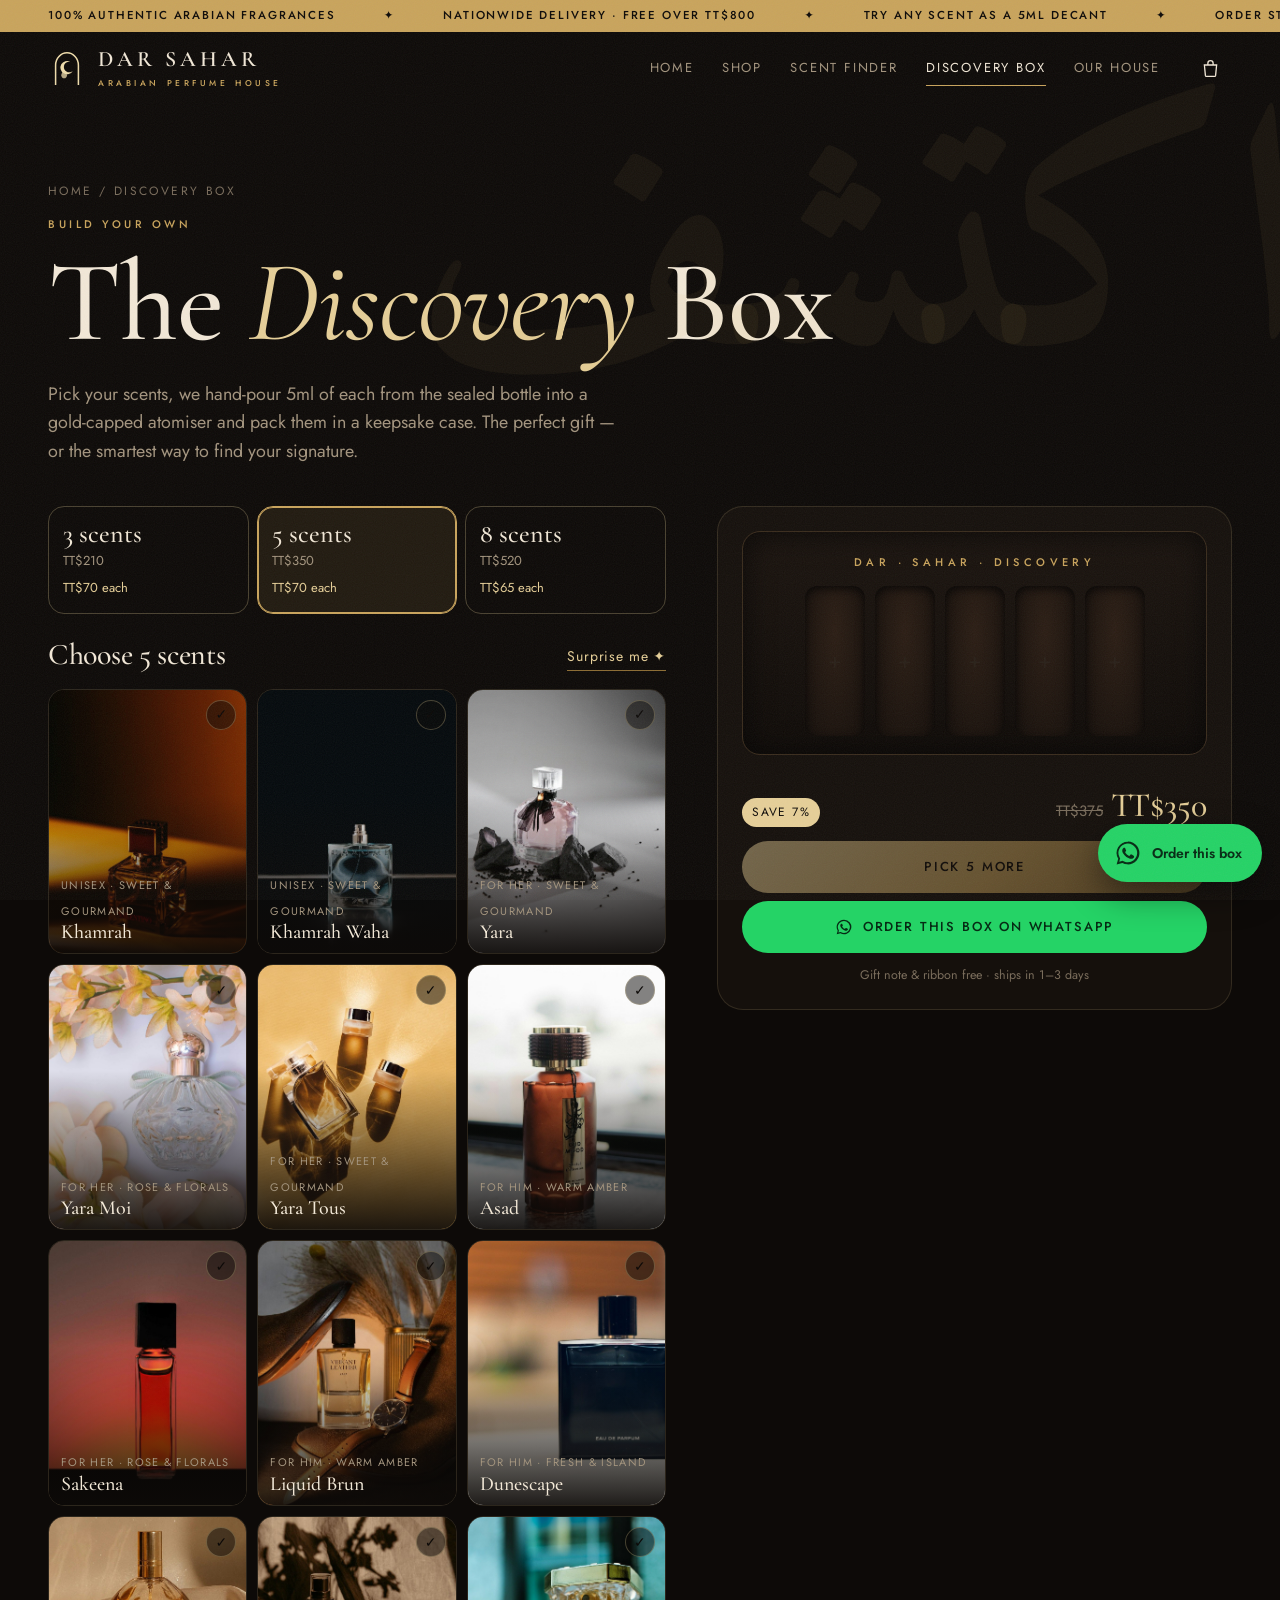
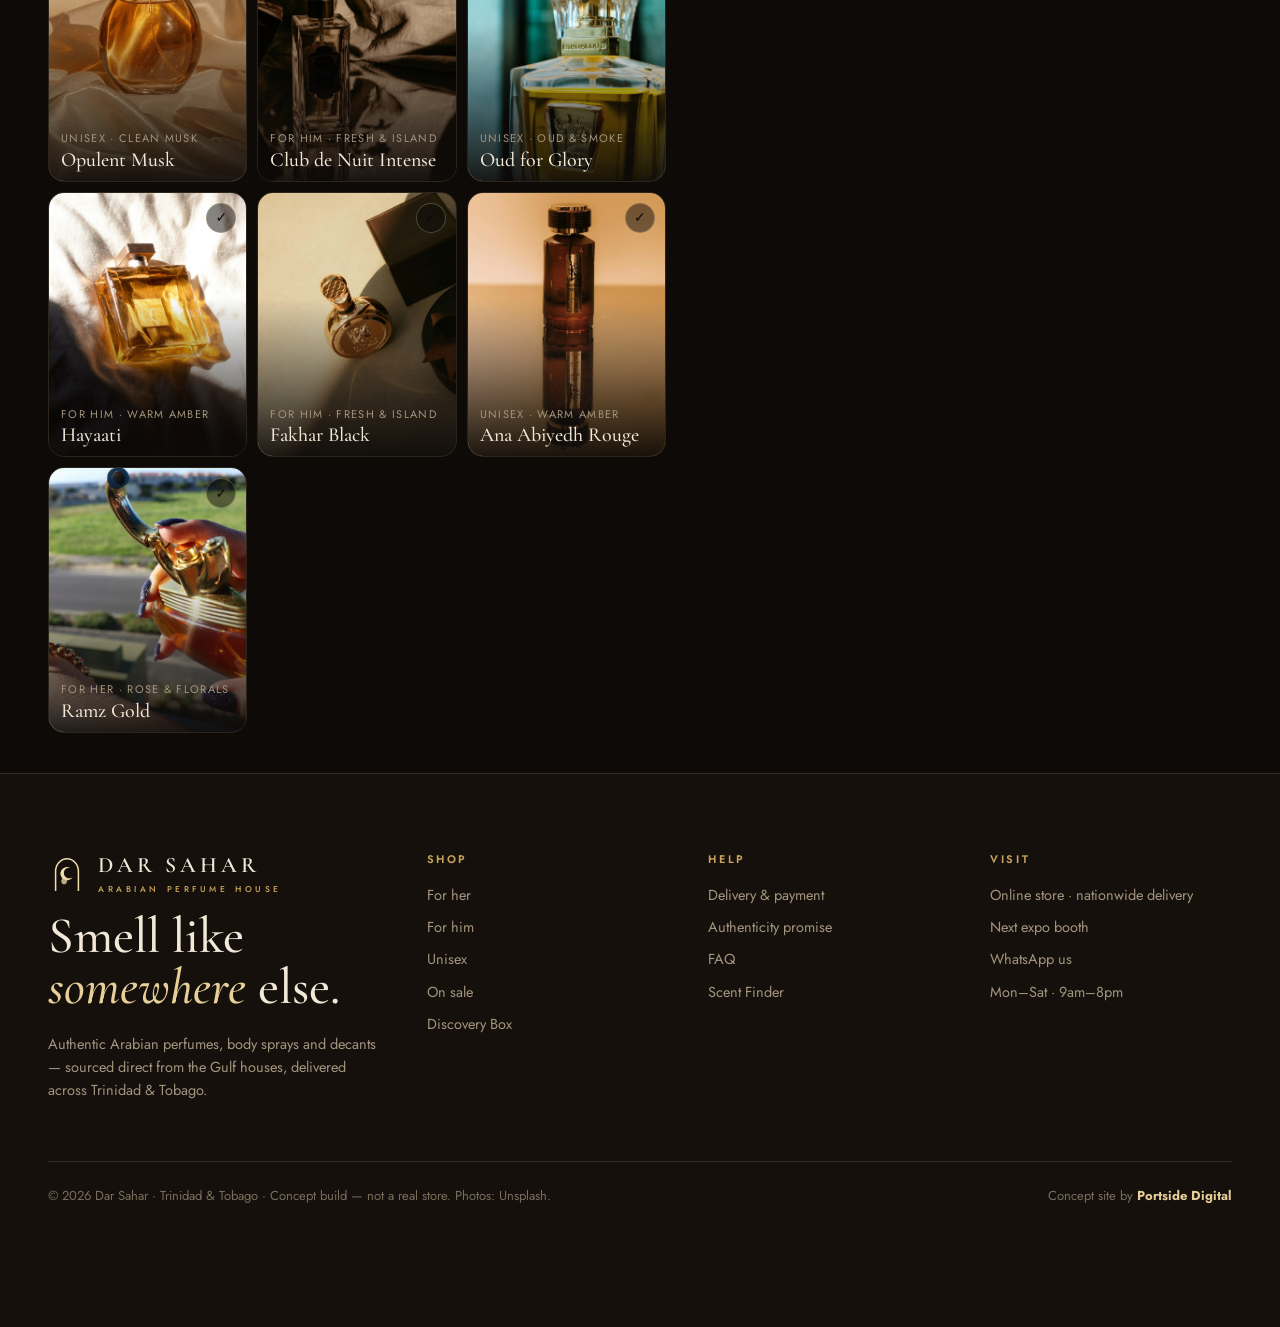
<file: discovery.html>
<!doctype html>
<html lang="en">
<head>
<meta charset="utf-8">
<meta name="viewport" content="width=device-width,initial-scale=1,viewport-fit=cover">
<title>Discovery Box — Dar Sahar</title>
<meta name="description" content="Build your own box of 5ml Arabian perfume decants. Any 3, 5 or 8 scents.">
<meta name="theme-color" content="#0d0a08">
<link rel="preconnect" href="https://fonts.googleapis.com"><link rel="preconnect" href="https://fonts.gstatic.com" crossorigin>
<link href="https://fonts.googleapis.com/css2?family=Amiri:wght@400;700&family=Cormorant+Garamond:ital,wght@0,400;0,500;0,600;1,400;1,500&family=Jost:wght@300;400;500;600&display=swap" rel="stylesheet">
<link rel="stylesheet" href="style.css">
<link rel="icon" href="data:image/svg+xml,%3Csvg xmlns='http://www.w3.org/2000/svg' viewBox='0 0 40 40'%3E%3Crect width='40' height='40' rx='8' fill='%230d0a08'/%3E%3Cpath d='M23.5 13.5a7 7 0 1 0 2.6 9.6 5.6 5.6 0 1 1-2.6-9.6Z' fill='%23c9a45c'/%3E%3C/svg%3E">
<style>
.dx>*{min-width:0}
.dx{display:grid;grid-template-columns:1.2fr 1fr;gap:clamp(24px,4vw,60px);align-items:start}
.tiers{display:flex;gap:8px;margin:0 0 26px}
.tier{flex:1;border:1px solid var(--line2);border-radius:16px;padding:14px;text-align:left;transition:.3s}
.tier.on{border-color:var(--gold);background:rgba(201,164,92,.1);box-shadow:inset 0 0 0 1px var(--gold)}
.tier b{display:block;font:500 26px/1 var(--serif)}
.tier span{font-size:13px;color:var(--mute)}
.tier em{font-style:normal;color:var(--gold2);font-size:13px;display:block;margin-top:6px}
.picks{display:grid;grid-template-columns:repeat(3,1fr);gap:10px}
.pk{position:relative;border-radius:16px;overflow:hidden;aspect-ratio:3/4;text-align:left;isolation:isolate;border:1px solid var(--line)}
.pk img{position:absolute;inset:0;width:100%;height:100%;object-fit:cover;z-index:-2;transition:transform 1s var(--ease),filter .4s}
.pk:after{content:"";position:absolute;inset:0;z-index:-1;background:linear-gradient(180deg,transparent 40%,rgba(13,10,8,.92))}
.pk .t{position:absolute;left:12px;right:12px;bottom:10px}
.pk b{display:block;font:500 20px/1.05 var(--serif)}
.pk small{font-size:11px;letter-spacing:.12em;text-transform:uppercase;color:var(--mute)}
.pk .tick{position:absolute;top:10px;right:10px;width:30px;height:30px;border-radius:50%;border:1px solid var(--line2);background:rgba(13,10,8,.5);display:grid;place-items:center;font-size:14px;color:var(--ink);transition:.35s var(--ease)}
.pk.on{border-color:var(--gold)}
.pk.on .tick{background:var(--gold);border-color:var(--gold);transform:scale(1.1)}
.pk.on img{filter:brightness(1.1)}
.pk.full:not(.on){opacity:.45}
.boxp{position:sticky;top:110px;background:var(--ink2);border:1px solid var(--line);border-radius:26px;padding:24px}
.case{position:relative;border-radius:18px;padding:22px 16px 18px;background:linear-gradient(180deg,#1b140f,#0f0b08);border:1px solid #3a2c1d;box-shadow:inset 0 2px 30px rgba(0,0,0,.7)}
.case .lid{font:500 11px var(--sans);letter-spacing:.4em;color:var(--gold);text-align:center;margin-bottom:16px}
.slots{display:grid;gap:10px;justify-content:center}
.slot{height:150px;border-radius:12px;background:radial-gradient(ellipse at 50% 30%,#2b1d14,#140e0a);box-shadow:inset 0 3px 10px rgba(0,0,0,.8);display:flex;align-items:flex-end;justify-content:center;padding-bottom:10px;position:relative}
.vial{width:22px;height:112px;border-radius:5px 5px 9px 9px;position:relative;background:linear-gradient(90deg,rgba(255,255,255,.18),rgba(255,255,255,.04) 40%,rgba(255,255,255,.14));border:1px solid rgba(255,255,255,.22);overflow:hidden;transform:translateY(-140%);opacity:0;transition:transform .7s var(--ease),opacity .4s}
.vial:before{content:"";position:absolute;top:-1px;left:-1px;right:-1px;height:20px;background:linear-gradient(90deg,#8c6c33,#efdcab,#8c6c33);border-radius:4px 4px 0 0}
.vial i{position:absolute;left:0;right:0;bottom:0;height:72%;background:var(--c);opacity:.85}
.vial i:after{content:"";position:absolute;left:3px;top:4px;bottom:6px;width:3px;border-radius:2px;background:rgba(255,255,255,.35)}
.slot.f .vial{transform:none;opacity:1}
.slot .nm{position:absolute;bottom:-18px;left:-6px;right:-6px;text-align:center;font-size:10px;letter-spacing:.06em;color:var(--mute);white-space:nowrap;overflow:hidden;text-overflow:ellipsis}
.slot:not(.f):before{content:"+";position:absolute;inset:0;display:grid;place-items:center;color:var(--ink4);font-size:22px}
.sum{display:flex;justify-content:space-between;align-items:baseline;margin:34px 0 14px}
.sum b{font:500 34px/1 var(--serif);color:var(--gold2)}
.sum s{color:var(--mute2);font-size:15px;margin-right:8px}
.save{display:inline-block;font-size:12px;letter-spacing:.12em;text-transform:uppercase;color:var(--ink);background:var(--gold2);padding:5px 10px;border-radius:99px}
.mbox{display:none}
@media(max-width:900px){
  .dx{grid-template-columns:1fr}.boxp{position:static;order:-1}
  .picks{grid-template-columns:repeat(2,1fr)}
  .tiers .tier{padding:12px 10px}.tier b{font-size:21px}
  .slot{height:120px}.vial{height:88px;width:18px}
  .mbox{display:flex;position:fixed;left:0;right:0;bottom:0;z-index:79;padding:10px 16px calc(10px + env(safe-area-inset-bottom));gap:12px;align-items:center;background:rgba(21,16,12,.95);backdrop-filter:blur(12px);border-top:1px solid var(--line)}
  .mbox .btn{flex:1;height:48px}
  .mbox .c{font:500 20px/1 var(--serif);color:var(--gold2)}
  .mbox small{display:block;color:var(--mute);font-size:12px}
  body .wa-float{bottom:calc(84px + env(safe-area-inset-bottom))}
}
</style>
</head>
<body data-page="discovery">
<header class="phead" style="padding-bottom:40px"><div class="wrap">
  <div class="crumbs"><a href="index.html">Home</a> / Discovery Box</div>
  <div class="ar-bg ar" aria-hidden="true">اكتشف</div>
  <div class="eyebrow">Build your own</div>
  <h1 style="margin-top:14px">The <em>Discovery</em> Box</h1>
  <p class="lead" style="margin-top:18px">Pick your scents, we hand-pour 5ml of each from the sealed bottle into a gold-capped atomiser and pack them in a keepsake case. The perfect gift — or the smartest way to find your signature.</p>
</div></header>

<main class="wrap">
  <div class="dx">
    <div>
      <div class="tiers" id="tiers"></div>
      <div class="sec-head" style="margin-bottom:18px"><h3 style="font-size:30px">Choose <span id="need">5</span> scents</h3><button class="link" id="surprise">Surprise me ✦</button></div>
      <div class="picks" id="picks"></div>
    </div>
    <aside class="boxp" id="boxp">
      <div class="case"><div class="lid">DAR · SAHAR · DISCOVERY</div><div class="slots" id="slots"></div></div>
      <div class="sum"><div><span class="save" id="savep">Save 0%</span></div><div><s id="was"></s><b id="tot"></b></div></div>
      <button class="btn gold block" id="addbox">Add box to bag</button>
      <a class="btn wa block" id="wabox" target="_blank" rel="noopener" style="margin-top:8px">${'WhatsApp'}</a>
      <p style="font-size:12.5px;color:var(--mute2);text-align:center;margin-top:12px">Gift note & ribbon free · ships in 1–3 days</p>
    </aside>
  </div>
</main>
<div class="mbox" id="mbox"></div>

<script src="https://cdnjs.cloudflare.com/ajax/libs/gsap/3.12.5/gsap.min.js"></script>
<script src="data.js"></script>
<script src="shared.js"></script>
<script>
(function(){
  const TIERS = [{n:3,price:210},{n:5,price:350},{n:8,price:520}];
  let tier = TIERS[1], picks = [];
  const pool = PRODUCTS.filter(p=>!p.home && !p.oil);
  const five = p => sizesFor(p).find(s=>s.k==='5').price;
  $('#tiers').innerHTML = TIERS.map((t,i)=>`<button class="tier ${i===1?'on':''}" data-i="${i}"><b>${t.n} scents</b><span>${money(t.price)}</span><em>${money(Math.round(t.price/t.n))} each</em></button>`).join('');
  $('#picks').innerHTML = pool.map(p=>`<button class="pk" data-id="${p.id}"><img src="${p.img}" alt="" loading="lazy"><span class="tick">✓</span><span class="t"><small>${gLabel[p.g]} · ${FAMILIES[p.fam].label}</small><b>${p.name}</b></span></button>`).join('');

  function render(){
    $('#need').textContent = tier.n;
    $('#slots').style.gridTemplateColumns = `repeat(${tier.n>5?4:tier.n},minmax(0,${tier.n>5?'52px':'60px'}))`;
    $('#slots').innerHTML = Array.from({length:tier.n},(_,i)=>{const p=byId(picks[i]);return `<div class="slot ${p?'f':''}"><div class="vial" style="--c:${p?famColor[p.fam]:'transparent'}"><i></i></div>${p?`<span class="nm">${p.name}</span>`:''}</div>`;}).join('');
    $$('.pk').forEach(b=>{b.classList.toggle('on',picks.includes(b.dataset.id)); b.classList.toggle('full',picks.length>=tier.n);});
    const sep = picks.reduce((t,id)=>t+five(byId(id)),0) + (tier.n-picks.length)*75;
    const done = picks.length===tier.n;
    $('#tot').textContent = money(tier.price); $('#was').textContent = money(Math.max(sep, tier.price+20));
    $('#savep').textContent = `Save ${Math.max(5,Math.round((1-tier.price/Math.max(sep,tier.price+20))*100))}%`;
    const ab = $('#addbox'); ab.disabled = !done; ab.style.opacity = done?1:.45; ab.textContent = done?'Add box to bag':`Pick ${tier.n-picks.length} more`;
    const names = picks.map(id=>byId(id).name);
    const msg = `Hi ${SHOP}! 🌙 I'd like a Discovery Box (${tier.n} × 5ml) for ${money(tier.price)}:\n${names.map(n=>'• '+n).join('\n')||'(still choosing)'}\n\nCan you deliver to me?`;
    $('#wabox').href = waLink(msg); $('#wabox').innerHTML = `${ICON.wa} Order this box on WhatsApp`;
    $('#mbox').innerHTML = `<div><div class="c">${picks.length}/${tier.n} chosen</div><small>${money(tier.price)} · Discovery Box</small></div><button class="btn gold" ${done?'':'disabled style="opacity:.45"'} id="maddbox">${done?'Add to bag':'Keep picking'}</button>`;
    $('#maddbox').onclick = addBox;
    window.WA_CONTEXT = ()=>['Order this box', msg]; updateFloat();
  }
  function addBox(){
    if (picks.length!==tier.n) return;
    const names = picks.map(id=>byId(id).name);
    Bag.add('box','box'+tier.n,1,{ key:'box|'+tier.n+'|'+picks.join(','), name:`Discovery Box · ${tier.n}`, house:'', label:`${tier.n} × 5ml decants`, price:tier.price, img:'img/giftbox.jpg', picks:names });
    picks=[]; render();
  }
  $('#tiers').onclick = e=>{const b=e.target.closest('.tier'); if(!b)return; tier=TIERS[+b.dataset.i]; picks=picks.slice(0,tier.n); $$('.tier').forEach(t=>t.classList.toggle('on',t===b)); render();};
  $('#picks').onclick = e=>{const b=e.target.closest('.pk'); if(!b)return; const id=b.dataset.id;
    if (picks.includes(id)) picks=picks.filter(x=>x!==id); else if (picks.length<tier.n) picks.push(id); else { b.animate([{transform:'translateX(0)'},{transform:'translateX(-6px)'},{transform:'translateX(6px)'},{transform:'translateX(0)'}],{duration:300}); return; }
    render();};
  $('#surprise').onclick = ()=>{ const sh=[...pool].sort(()=>Math.random()-.5); picks=sh.slice(0,tier.n).map(p=>p.id); render(); };
  $('#addbox').onclick = addBox;
  render();
})();
</script>
</body>
</html>
</file>
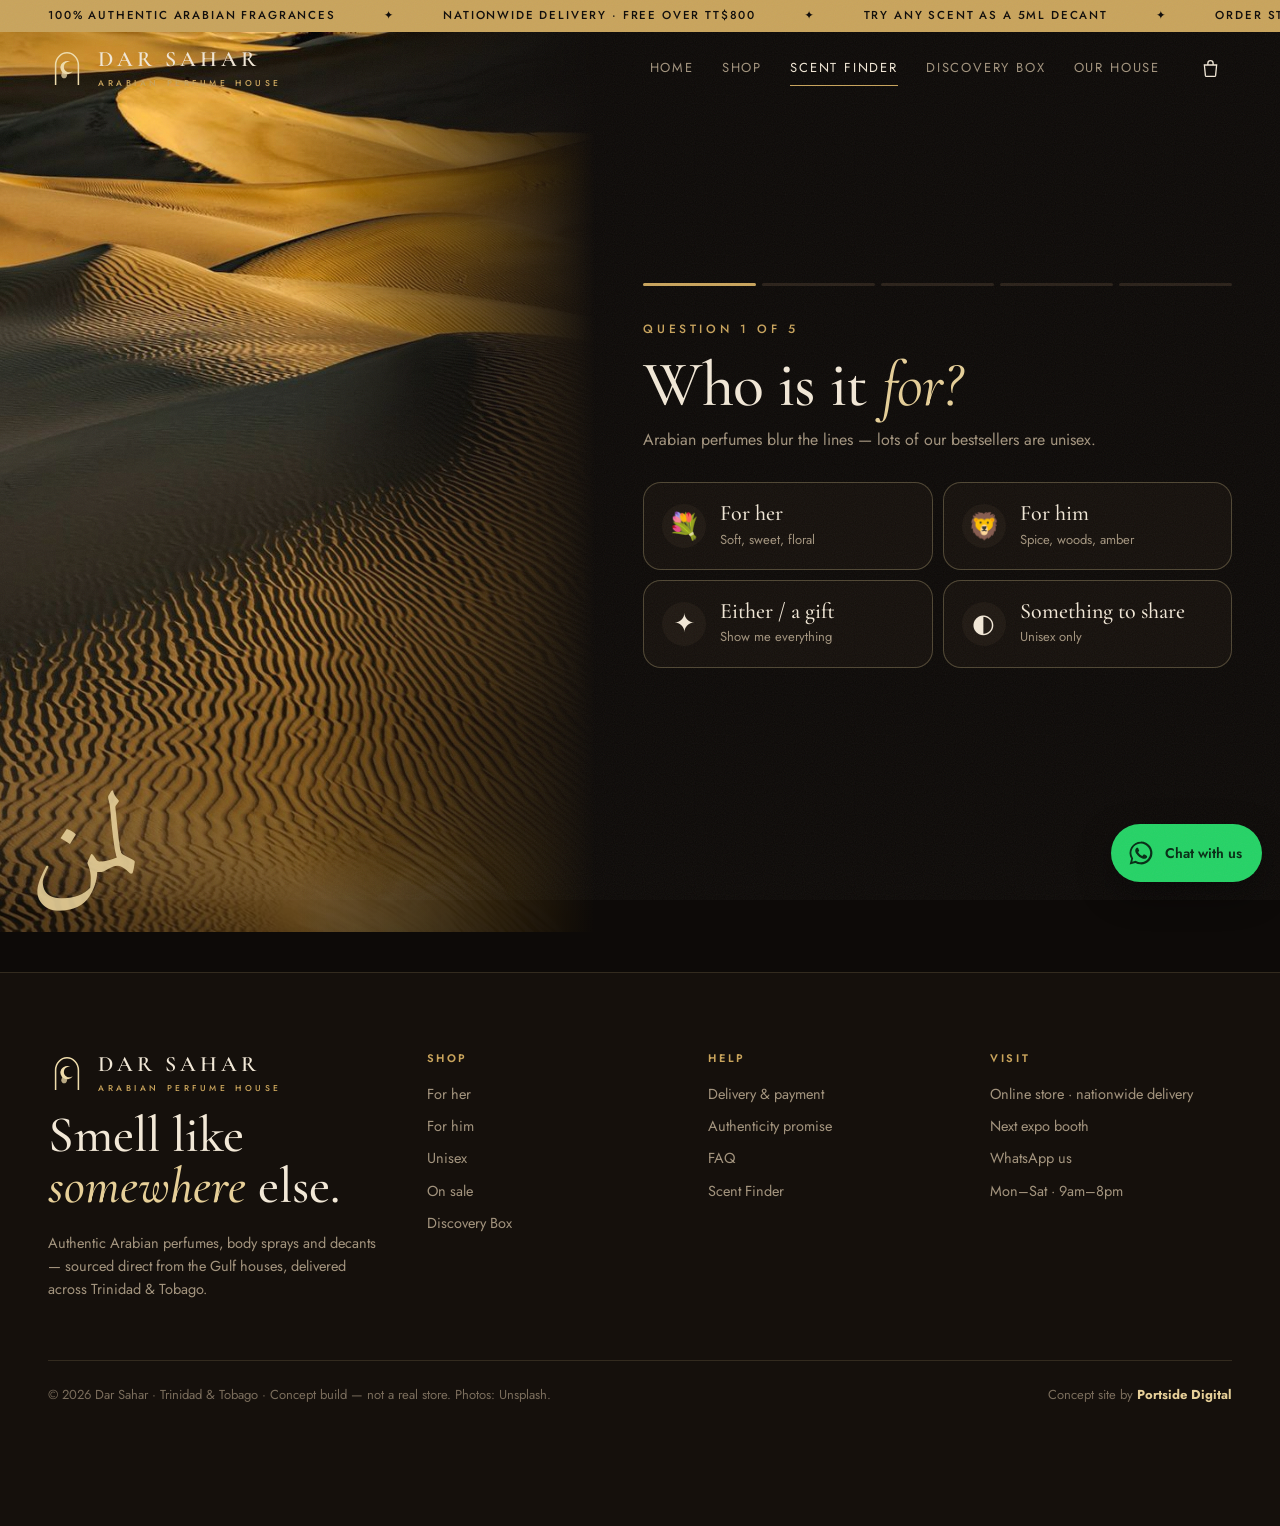
<file: finder.html>
<!doctype html>
<html lang="en">
<head>
<meta charset="utf-8">
<meta name="viewport" content="width=device-width,initial-scale=1,viewport-fit=cover">
<title>Scent Finder — Dar Sahar</title>
<meta name="description" content="Answer five quick questions and get matched to three Arabian fragrances.">
<meta name="theme-color" content="#0d0a08">
<link rel="preconnect" href="https://fonts.googleapis.com"><link rel="preconnect" href="https://fonts.gstatic.com" crossorigin>
<link href="https://fonts.googleapis.com/css2?family=Amiri:wght@400;700&family=Cormorant+Garamond:ital,wght@0,400;0,500;0,600;1,400;1,500&family=Jost:wght@300;400;500;600&display=swap" rel="stylesheet">
<link rel="stylesheet" href="style.css">
<link rel="icon" href="data:image/svg+xml,%3Csvg xmlns='http://www.w3.org/2000/svg' viewBox='0 0 40 40'%3E%3Crect width='40' height='40' rx='8' fill='%230d0a08'/%3E%3Cpath d='M23.5 13.5a7 7 0 1 0 2.6 9.6 5.6 5.6 0 1 1-2.6-9.6Z' fill='%23c9a45c'/%3E%3C/svg%3E">
<style>
.fz{min-height:100svh;display:grid;grid-template-columns:1fr 1.15fr}
.fz-vis{position:sticky;top:0;height:100svh;overflow:hidden}
.fz-vis img{position:absolute;inset:0;width:100%;height:100%;object-fit:cover;opacity:0;transition:opacity 1.2s var(--ease),transform 6s linear;transform:scale(1.12)}
.fz-vis img.on{opacity:1;transform:scale(1)}
.fz-vis:after{content:"";position:absolute;inset:0;background:linear-gradient(90deg,transparent 50%,var(--ink)),linear-gradient(0deg,rgba(13,10,8,.6),transparent 40%)}
.fz-vis .ar{position:absolute;left:30px;bottom:30px;z-index:2;font-size:clamp(70px,9vw,140px);color:var(--gold2);opacity:.9;line-height:1}
.fz-main{padding:140px var(--pad) 100px;display:flex;flex-direction:column;justify-content:center;max-width:720px}
.prog{display:flex;gap:6px;margin-bottom:34px}
.prog i{flex:1;height:3px;border-radius:3px;background:var(--ink4);overflow:hidden;position:relative}
.prog i:after{content:"";position:absolute;inset:0;background:var(--gold);transform:scaleX(0);transform-origin:left;transition:transform .6s var(--ease)}
.prog i.f:after{transform:none}
.qn{font:500 12px var(--sans);letter-spacing:.3em;text-transform:uppercase;color:var(--gold)}
.qh{font-size:clamp(40px,5vw,66px);margin:14px 0 10px}
.qs{color:var(--mute);margin-bottom:30px}
.opts{display:grid;grid-template-columns:1fr 1fr;gap:10px}
.opt{text-align:left;border:1px solid var(--line2);border-radius:18px;padding:18px;transition:.35s var(--ease);display:flex;gap:14px;align-items:center;background:var(--ink2)}
.opt:hover{border-color:var(--gold3);transform:translateY(-2px)}
.opt.on{border-color:var(--gold);background:rgba(201,164,92,.12);box-shadow:inset 0 0 0 1px var(--gold)}
.opt .em{font-size:26px;width:44px;height:44px;border-radius:50%;display:grid;place-items:center;background:var(--ink3);flex:none}
.opt b{display:block;font:500 22px/1.1 var(--serif)}
.opt small{color:var(--mute);font-size:13px}
.qnav{display:flex;justify-content:space-between;align-items:center;margin-top:28px}
.qpanel{animation:qin .7s var(--ease)}
@keyframes qin{from{opacity:0;transform:translateY(24px)}}
.res{display:grid;gap:14px;margin:26px 0}
.rcard{display:grid;grid-template-columns:110px 1fr auto;gap:18px;align-items:center;border:1px solid var(--line);border-radius:20px;padding:12px;background:var(--ink2);animation:qin .8s var(--ease) both}
.rcard img{width:110px;height:130px;object-fit:cover;border-radius:14px}
.rcard h3{font-size:30px}
.rcard .why{font-size:13.5px;color:var(--mute);margin-top:4px}
.ring{width:66px;height:66px;position:relative;display:grid;place-items:center;font:500 18px var(--serif);color:var(--gold2)}
.ring svg{position:absolute;inset:0;transform:rotate(-90deg)}
@media(max-width:860px){.fz{grid-template-columns:1fr}.fz-vis{position:relative;height:34svh}.fz-vis:after{background:linear-gradient(0deg,var(--ink),transparent 70%)}.fz-main{padding:24px var(--pad) 110px}.opts{grid-template-columns:1fr}.rcard{grid-template-columns:80px 1fr;}.rcard img{width:80px;height:96px}.rcard .ring{grid-column:2;width:52px;height:52px;font-size:15px}}
</style>
</head>
<body data-page="finder">
<div class="fz">
  <div class="fz-vis" id="vis">
    <img src="img/dunes.jpg" alt="" class="on"><img src="img/glow.jpg" alt=""><img src="img/saffron.jpg" alt=""><img src="img/smoke2.jpg" alt=""><img src="img/pour.jpg" alt=""><img src="img/candles.jpg" alt="">
    <div class="ar" id="arw">عطر</div>
  </div>
  <div class="fz-main"><div id="panel"></div></div>
</div>

<script src="https://cdnjs.cloudflare.com/ajax/libs/gsap/3.12.5/gsap.min.js"></script>
<script src="data.js"></script>
<script src="shared.js"></script>
<script>
(function(){
  const Q = [
    { k:'g', t:'Who is it <em>for?</em>', s:'Arabian perfumes blur the lines — lots of our bestsellers are unisex.', ar:'لمن', o:[['her','💐','For her','Soft, sweet, floral'],['him','🦁','For him','Spice, woods, amber'],['any','✦','Either / a gift','Show me everything'],['unisex','◐','Something to share','Unisex only']] },
    { k:'w', t:'When will you <em>wear it?</em>', s:'Trinidad heat changes everything — we account for it.', ar:'متى', o:[['day','☀️','Daytime & office','Clean, not overpowering'],['everyday','🌴','Everyday signature','Easy to love, easy to wear'],['night','🌙','Night out & fetes','Projection that turns heads'],['occasion','💍','Weddings & Eid','Rich, special, memorable']] },
    { k:'m', t:'What pulls you <em>in?</em>', s:'Pick up to two.', multi:2, ar:'ماذا', o:[['sweet','🍯','Sweet & edible','Dates, vanilla, praline'],['smoky','🔥','Smoky & woody','Oud, incense, leather'],['fresh','🍋','Fresh & citrus','Bergamot, ginger, sea air'],['floral','🌹','Flowers','Rose, jasmine, orchid'],['amber','✨','Warm & spicy','Amber, saffron, tobacco'],['clean','🤍','Clean musk','Soft skin, fresh laundry']] },
    { k:'p', t:'How <em>loud</em> do you like it?', s:'Projection — how far your scent travels.', ar:'كم', o:[['2','🤫','Skin scent','Only people I hug'],['3.5','💬','Noticeable','A trail when I pass'],['5','📣','Room-filling','They know I arrived']] },
    { k:'b', t:'And your <em>budget?</em>', s:'Every option comes as a decant too.', ar:'سعر', o:[['450','◇','Under TT$450','Smart everyday picks'],['650','◆','Up to TT$650','The full collection'],['decant','⟡','Decants first','Let me try before I buy']] },
  ];
  const A = { m:[] }; let i = 0;
  const panel = $('#panel'), vis = $$('#vis img');

  function show(){
    vis.forEach((im,j)=>im.classList.toggle('on', j===i));
    if (i>=Q.length) return results();
    const q = Q[i]; $('#arw').textContent = q.ar;
    const sel = v => q.multi ? A.m.includes(v) : A[q.k]===v;
    panel.innerHTML = `<div class="qpanel"><div class="prog">${Q.map((_,j)=>`<i class="${j<=i?'f':''}"></i>`).join('')}</div>
      <div class="qn">Question ${i+1} of ${Q.length}</div><h1 class="qh">${q.t}</h1><p class="qs">${q.s}</p>
      <div class="opts">${q.o.map(([v,e,b,s])=>`<button class="opt ${sel(v)?'on':''}" data-v="${v}"><span class="em">${e}</span><span><b>${b}</b><small>${s}</small></span></button>`).join('')}</div>
      <div class="qnav"><button class="link" id="back" ${i?'':'style="visibility:hidden"'}>← Back</button>${q.multi?`<button class="btn gold" id="next" ${A.m.length?'':'disabled style="opacity:.4"'}>Next</button>`:''}</div></div>`;
    $$('.opt',panel).forEach(b=>b.onclick=()=>{
      const v=b.dataset.v;
      if (q.multi){ A.m = A.m.includes(v)?A.m.filter(x=>x!==v):[...A.m,v].slice(-q.multi); show(); }
      else { A[q.k]=v; b.classList.add('on'); setTimeout(()=>{i++;show();},280); }
    });
    $('#back').onclick=()=>{i--;show();};
    if ($('#next')) $('#next').onclick=()=>{ if(A.m.length){i++;show();} };
    scrollTo({top:0,behavior:'smooth'});
  }

  function score(p){
    let s=0, why=[];
    if (A.g==='any'){} else if (A.g==='unisex'){ s+= p.g==='unisex'?4:-6; }
    else { if(p.g===A.g){s+=3;} else if(p.g==='unisex'){s+=2;} else s-=8; }
    if (p.when.includes(A.w)){ s+=3; why.push({day:'office-safe',everyday:'easy everyday wear',night:'made for nights out',occasion:'special-occasion rich'}[A.w]); }
    A.m.forEach(m=>{ if(p.mood.includes(m)){ s+=4; why.push({sweet:'sweet & gourmand',smoky:'smoky depth',fresh:'fresh in the heat',floral:'floral heart',amber:'warm amber glow',clean:'clean musk'}[m]); } });
    s -= Math.abs(p.s - +A.p)*1.4; if (Math.abs(p.s - +A.p)<=1) why.push(p.s>=4?'big projection':p.s<=2?'sits close':'noticeable trail');
    if (A.b==='450' && p.price<=450) s+=2; if (A.b==='450' && p.price>450) s-=1.5;
    return { p, s, why:[...new Set(why)].slice(0,3) };
  }

  function results(){
    $('#arw').textContent = 'لك';
    const R = PRODUCTS.filter(p=>!p.home).map(score).sort((a,b)=>b.s-a.s).slice(0,3);
    const top = R[0].s; const pct = r => Math.round(Math.max(72, Math.min(98, 98 - (top - r.s)*3)));
    const dec = A.b==='decant';
    panel.innerHTML = `<div class="qpanel"><div class="prog">${Q.map(()=>`<i class="f"></i>`).join('')}</div>
      <div class="qn">Your matches</div><h1 class="qh">Three scents, <em>made for you.</em></h1>
      <p class="qs">${dec?'Starting with decants is smart — add all three as 5ml samplers below.':'Add your favourite as a full bottle, or try all three as decants first.'}</p>
      <div class="res">${R.map((r,j)=>{const P=pct(r);return `<div class="rcard" style="animation-delay:${j*.12}s"><a href="product.html?id=${r.p.id}"><img src="${r.p.img}" alt=""></a>
        <div><div class="eyebrow" style="font-size:10px">${r.p.house} · ${money(r.p.price)}</div><a href="product.html?id=${r.p.id}"><h3>${r.p.name}</h3></a><div class="why">${r.why.length?r.why.join(' · '):FAMILIES[r.p.fam].label}</div>
          <button class="link" style="margin-top:8px;font-size:13px" data-quick="${r.p.id}">Choose a size →</button></div>
        <div class="ring"><svg viewBox="0 0 66 66"><circle cx="33" cy="33" r="29" stroke="#2a2119" stroke-width="3" fill="none"/><circle cx="33" cy="33" r="29" stroke="#c9a45c" stroke-width="3" fill="none" stroke-dasharray="182.2" stroke-dashoffset="${182.2*(1-P/100)}" stroke-linecap="round"/></svg>${P}%</div></div>`;}).join('')}</div>
      <div style="display:grid;gap:10px"><button class="btn gold block" id="trio">Add all 3 as 5ml decants — ${money(R.reduce((t,r)=>t+sizesFor(r.p).find(s=>s.k==='5'||s.k==='3ml').price,0))}</button>
      <a class="btn wa block" target="_blank" rel="noopener" href="${waLink(`Hi ${SHOP}! 🌙 I did the Scent Finder and matched with: ${R.map(r=>r.p.name).join(', ')}. Can you tell me more / which you'd recommend?`)}">${ICON.wa} Send my matches on WhatsApp</a>
      <button class="link" id="again" style="justify-self:center;margin-top:10px">Start over</button></div></div>`;
    $('#trio').onclick=()=>R.forEach(r=>Bag.add(r.p.id, sizesFor(r.p).find(s=>s.k==='5'||s.k==='3ml').k));
    $('#again').onclick=()=>{i=0;A.m=[];delete A.g;delete A.w;delete A.p;delete A.b;show();};
    window.WA_CONTEXT=()=>['Send my matches',`Hi ${SHOP}! 🌙 My Scent Finder matches: ${R.map(r=>r.p.name).join(', ')}.`]; updateFloat();
    scrollTo({top:0,behavior:'smooth'});
  }
  show();
})();
</script>
</body>
</html>
</file>
<file: style.css>
:root{
  --ink:#0d0a08; --ink2:#15100c; --ink3:#1f1812; --ink4:#2a2119;
  --line:rgba(230,207,152,.14); --line2:rgba(230,207,152,.28);
  --gold:#c9a45c; --gold2:#e6cf98; --gold3:#8c6c33;
  --cream:#f2e8d7; --mute:#a3947e; --mute2:#7a6d5c;
  --ember:#c2672f; --rose:#b8505e; --wa:#25d366;
  --serif:'Cormorant Garamond',Georgia,serif; --sans:'Jost',system-ui,sans-serif; --ar:'Amiri',serif;
  --r:18px; --pad:clamp(16px,4vw,48px); --max:1280px;
  --ease:cubic-bezier(.22,1,.36,1);
}
*{box-sizing:border-box;margin:0;padding:0}
html{-webkit-text-size-adjust:100%;scroll-behavior:smooth}
body{background:var(--ink);color:var(--cream);font:400 16px/1.6 var(--sans);overflow-x:hidden;-webkit-font-smoothing:antialiased;-webkit-tap-highlight-color:transparent}
img{display:block;max-width:100%}
a{color:inherit;text-decoration:none}
button,input,select,textarea{font:inherit;color:inherit}
button{cursor:pointer;background:none;border:0}
::selection{background:var(--gold);color:var(--ink)}
.wrap{max-width:var(--max);margin:0 auto;padding:0 var(--pad)}
.eyebrow{font:500 11px/1 var(--sans);letter-spacing:.32em;text-transform:uppercase;color:var(--gold)}
.ar{font-family:var(--ar);direction:rtl}
h1,h2,h3,.serif{font-family:var(--serif);font-weight:500;letter-spacing:-.01em;line-height:1.02}
h2{font-size:clamp(38px,6vw,76px)}
h2 em,h1 em{font-style:italic;color:var(--gold2);font-weight:400}
.lead{color:var(--mute);font-size:clamp(16px,1.4vw,18px);max-width:52ch}
.grain:after{content:"";position:fixed;inset:0;pointer-events:none;z-index:200;opacity:.06;background-image:url("data:image/svg+xml,%3Csvg xmlns='http://www.w3.org/2000/svg' width='160' height='160'%3E%3Cfilter id='n'%3E%3CfeTurbulence type='fractalNoise' baseFrequency='.9' numOctaves='2'/%3E%3C/filter%3E%3Crect width='100%25' height='100%25' filter='url(%23n)'/%3E%3C/svg%3E")}

/* buttons */
.btn{display:inline-flex;align-items:center;justify-content:center;gap:10px;height:52px;padding:0 26px;border-radius:999px;font:500 13px/1 var(--sans);letter-spacing:.14em;text-transform:uppercase;transition:transform .4s var(--ease),background .3s,color .3s,border-color .3s;white-space:nowrap}
.btn:active{transform:scale(.97)}
.btn.gold{background:linear-gradient(135deg,var(--gold2),var(--gold) 55%,var(--gold3));color:var(--ink)}
.btn.gold:hover{filter:brightness(1.08)}
.btn.ghost{border:1px solid var(--line2);color:var(--cream)}
.btn.ghost:hover{border-color:var(--gold);color:var(--gold2)}
.btn.wa{background:var(--wa);color:#062b14}
.btn.block{width:100%}
.btn svg{width:18px;height:18px;flex:none}
.link{border-bottom:1px solid var(--gold3);padding-bottom:2px;color:var(--gold2);font-size:14px;letter-spacing:.06em}

/* header */
.hdr{position:fixed;inset:0 0 auto;z-index:60;transition:background .4s,backdrop-filter .4s,border-color .4s;border-bottom:1px solid transparent}
.hdr.solid{background:rgba(13,10,8,.82);backdrop-filter:blur(14px);-webkit-backdrop-filter:blur(14px);border-color:var(--line)}
.hdr .wrap{display:flex;align-items:center;height:72px;gap:28px}
.logo{display:flex;align-items:center;gap:12px}
.logo .mark{width:38px;height:38px;flex:none}
.logo b{font:600 22px/1 var(--serif);letter-spacing:.18em}
.logo small{display:block;font:500 8.5px/1 var(--sans);letter-spacing:.42em;color:var(--gold);margin-top:5px}
.nav{display:flex;gap:28px;margin-left:auto}
.nav a{font-size:13px;letter-spacing:.14em;text-transform:uppercase;color:var(--mute);transition:color .3s;position:relative}
.nav a:hover,.nav a.on{color:var(--cream)}
.nav a.on:after{content:"";position:absolute;left:0;right:0;bottom:-8px;height:1px;background:var(--gold)}
.hdr-actions{display:flex;align-items:center;gap:6px}
.icon-btn{width:44px;height:44px;border-radius:50%;display:grid;place-items:center;position:relative;transition:background .3s}
.icon-btn:hover{background:var(--ink3)}
.icon-btn svg{width:21px;height:21px}
.bag-count{position:absolute;top:4px;right:2px;min-width:18px;height:18px;border-radius:9px;background:var(--gold);color:var(--ink);font:600 10.5px/18px var(--sans);text-align:center;padding:0 4px;transform:scale(0);transition:transform .4s var(--ease)}
.bag-count.show{transform:scale(1)}
.bag-count.bump{animation:bump .5s var(--ease)}
@keyframes bump{40%{transform:scale(1.45)}}
.burger{display:none}
.mnav{position:fixed;inset:0;z-index:70;background:var(--ink);padding:100px var(--pad) 40px;display:flex;flex-direction:column;gap:6px;clip-path:circle(0 at calc(100% - 40px) 36px);transition:clip-path .7s var(--ease);visibility:hidden}
.mnav.open{clip-path:circle(150% at calc(100% - 40px) 36px);visibility:visible}
.mnav a{font:500 44px/1.2 var(--serif);border-bottom:1px solid var(--line);padding:10px 0;display:flex;justify-content:space-between;align-items:baseline}
.mnav a span{font:12px var(--sans);letter-spacing:.2em;color:var(--gold)}
.mnav .mfoot{margin-top:auto;color:var(--mute);font-size:14px}
.mnav-close{position:absolute;top:14px;right:calc(var(--pad) - 8px)}
@media(max-width:900px){.nav{display:none}.burger{display:grid}.hdr .wrap{height:64px}}

/* announcement */
.ann{position:relative;z-index:61;background:var(--gold);color:var(--ink);font:500 11.5px/1 var(--sans);letter-spacing:.16em;text-transform:uppercase;height:32px;overflow:hidden;display:flex;align-items:center}
.ann .track{display:flex;gap:48px;white-space:nowrap;animation:marq 32s linear infinite;padding-left:48px}
.has-ann .hdr{top:32px}.has-ann .hdr.solid{top:0}

/* page heads */
.phead{padding:150px 0 50px;position:relative;overflow:hidden}
.phead h1{font-size:clamp(48px,9vw,120px)}
.phead .ar-bg{position:absolute;right:-2vw;top:60px;font:700 clamp(140px,26vw,360px)/1 var(--ar);color:rgba(201,164,92,.06);pointer-events:none;white-space:nowrap}
.crumbs{font-size:12px;letter-spacing:.2em;text-transform:uppercase;color:var(--mute2);margin-bottom:18px}
.crumbs a:hover{color:var(--gold)}

/* product card */
.grid{display:grid;grid-template-columns:repeat(auto-fill,minmax(250px,1fr));gap:28px 22px}
.card{position:relative;display:flex;flex-direction:column}
.card .ph{position:relative;aspect-ratio:4/5;border-radius:var(--r);overflow:hidden;background:var(--ink3);isolation:isolate}
.card .ph img{width:100%;height:100%;object-fit:cover;transition:transform 1.2s var(--ease),filter .6s}
.card:hover .ph img{transform:scale(1.06)}
.card .ph:after{content:"";position:absolute;inset:0;background:linear-gradient(180deg,transparent 55%,rgba(13,10,8,.7));pointer-events:none}
.badges{position:absolute;top:12px;left:12px;display:flex;gap:6px;z-index:2}
.badge{font:600 9.5px/1 var(--sans);letter-spacing:.18em;text-transform:uppercase;padding:7px 10px;border-radius:99px;background:rgba(13,10,8,.7);backdrop-filter:blur(6px);color:var(--gold2);border:1px solid var(--line2)}
.badge.sale{background:var(--ember);color:#fff;border-color:transparent}
.badge.new{background:var(--cream);color:var(--ink);border-color:transparent}
.gtag{position:absolute;top:12px;right:12px;z-index:2;font-size:11px;letter-spacing:.12em;color:var(--cream);opacity:.85}
.quick{position:absolute;left:12px;right:12px;bottom:12px;z-index:2;height:46px;border-radius:99px;background:rgba(242,232,215,.95);color:var(--ink);font:600 12px/1 var(--sans);letter-spacing:.14em;text-transform:uppercase;display:flex;align-items:center;justify-content:center;gap:8px;transform:translateY(12px);opacity:0;transition:.45s var(--ease)}
.card:hover .quick{transform:none;opacity:1}
@media(hover:none){.quick{transform:none;opacity:1;left:auto;width:46px;padding:0}.quick span{display:none}}
.quick svg{width:17px;height:17px}
.card .meta{padding:14px 2px 0;display:flex;justify-content:space-between;gap:12px;align-items:flex-start}
.card h3{font-size:25px;line-height:1.05}
.card .house{font-size:12px;letter-spacing:.14em;text-transform:uppercase;color:var(--mute2);margin-top:4px}
.card .price{font:500 15px/1.2 var(--sans);color:var(--gold2);text-align:right;white-space:nowrap}
.card .price s{display:block;color:var(--mute2);font-size:12px}
.card .notes-mini{font-size:13px;color:var(--mute);margin-top:6px;line-height:1.4}
.fam-dot{display:inline-block;width:7px;height:7px;border-radius:50%;margin-right:6px;vertical-align:1px}

/* bag drawer */
.scrim{position:fixed;inset:0;background:rgba(0,0,0,.55);backdrop-filter:blur(3px);z-index:90;opacity:0;visibility:hidden;transition:.4s}
.scrim.on{opacity:1;visibility:visible}
.drawer{position:fixed;top:0;right:0;bottom:0;width:min(440px,100%);background:var(--ink2);z-index:91;transform:translateX(100%);transition:transform .6s var(--ease);display:flex;flex-direction:column;border-left:1px solid var(--line)}
.drawer.on{transform:none}
.drawer header{display:flex;justify-content:space-between;align-items:center;padding:20px 22px;border-bottom:1px solid var(--line)}
.drawer header h3{font-size:30px}
.drawer .lines{flex:1;overflow:auto;padding:8px 22px;overscroll-behavior:contain}
.line{display:grid;grid-template-columns:72px 1fr auto;gap:14px;padding:16px 0;border-bottom:1px solid var(--line);align-items:center}
.line img{width:72px;height:88px;object-fit:cover;border-radius:10px}
.line h4{font:500 20px/1.1 var(--serif)}
.line small{color:var(--mute);font-size:12.5px;display:block;margin-top:3px}
.qty{display:inline-flex;align-items:center;border:1px solid var(--line2);border-radius:99px;margin-top:8px}
.qty button{width:30px;height:30px;display:grid;place-items:center;color:var(--gold2)}
.qty span{min-width:20px;text-align:center;font-size:14px}
.line .lp{text-align:right;color:var(--gold2);font-size:15px}
.line .rm{display:block;margin-top:10px;font-size:11px;letter-spacing:.14em;text-transform:uppercase;color:var(--mute2)}
.drawer footer{padding:18px 22px calc(18px + env(safe-area-inset-bottom));border-top:1px solid var(--line);background:var(--ink)}
.row{display:flex;justify-content:space-between;font-size:14px;color:var(--mute);padding:3px 0}
.row.tot{color:var(--cream);font-size:18px;padding:8px 0 12px}
.row.tot b{font:600 24px/1 var(--serif);color:var(--gold2)}
.field{width:100%;height:46px;border-radius:12px;background:var(--ink3);border:1px solid var(--line);padding:0 14px;font-size:16px;outline:none;transition:border-color .3s}
.field:focus{border-color:var(--gold)}
.fields{display:grid;grid-template-columns:1fr 1fr;gap:8px;margin-bottom:12px}
select.field{appearance:none;background-image:linear-gradient(45deg,transparent 50%,var(--gold) 50%),linear-gradient(135deg,var(--gold) 50%,transparent 50%);background-position:calc(100% - 18px) 20px,calc(100% - 13px) 20px;background-size:5px 5px;background-repeat:no-repeat}
.free-bar{height:3px;background:var(--ink4);border-radius:3px;margin:6px 0 4px;overflow:hidden}
.free-bar i{display:block;height:100%;background:linear-gradient(90deg,var(--gold3),var(--gold2));transition:width .6s var(--ease)}
.empty{text-align:center;padding:60px 10px;color:var(--mute)}
.empty .ar{font-size:64px;color:var(--gold3);display:block;margin-bottom:6px}

/* WA float */
.wa-float{position:fixed;right:18px;bottom:calc(18px + env(safe-area-inset-bottom));z-index:80;height:58px;border-radius:99px;background:var(--wa);color:#062b14;display:flex;align-items:center;gap:10px;padding:0 20px 0 16px;box-shadow:0 12px 34px rgba(0,0,0,.45),0 0 0 0 rgba(37,211,102,.5);font:600 14px/1 var(--sans);transition:transform .4s var(--ease);animation:pulse 2.6s infinite}
.wa-float:hover{transform:translateY(-3px)}
.wa-float svg{width:28px;height:28px}
.wa-float .wl{max-width:200px;overflow:hidden;white-space:nowrap}
@keyframes pulse{70%{box-shadow:0 12px 34px rgba(0,0,0,.45),0 0 0 14px rgba(37,211,102,0)}100%{box-shadow:0 12px 34px rgba(0,0,0,.45),0 0 0 0 rgba(37,211,102,0)}}
@media(max-width:600px){.wa-float{height:56px;padding:0 14px}.wa-float .wl{font-size:13px}.wa-float.compact .wl{display:none}}

/* toast */
.toast{position:fixed;left:50%;bottom:96px;z-index:95;transform:translate(-50%,30px);opacity:0;background:var(--cream);color:var(--ink);padding:12px 18px 12px 12px;border-radius:99px;display:flex;align-items:center;gap:12px;font-size:14px;transition:.5s var(--ease);box-shadow:0 20px 50px rgba(0,0,0,.5);pointer-events:none;max-width:calc(100% - 32px)}
.toast.on{transform:translate(-50%,0);opacity:1;pointer-events:auto}
.toast img{width:36px;height:36px;border-radius:50%;object-fit:cover}
.toast button{font-weight:600;text-decoration:underline;color:var(--gold3)}

/* quick view modal */
.qv{position:fixed;inset:0;z-index:92;display:grid;place-items:center;padding:16px;visibility:hidden;pointer-events:none}
.qv.on{visibility:visible;pointer-events:auto}
.qv .box{width:min(880px,100%);max-height:calc(100dvh - 32px);overflow:auto;background:var(--ink2);border:1px solid var(--line);border-radius:24px;display:grid;grid-template-columns:1fr 1.1fr;transform:translateY(30px) scale(.97);opacity:0;transition:.5s var(--ease)}
.qv.on .box{transform:none;opacity:1}
.qv .box>img{width:100%;height:100%;object-fit:cover;min-height:340px}
.qv .in{padding:28px;position:relative}
.qv .x{position:absolute;top:10px;right:10px}
@media(max-width:720px){.qv{place-items:end center;padding:0}.qv .box{grid-template-columns:1fr;border-radius:24px 24px 0 0;max-height:92dvh}.qv .box>img{height:240px;min-height:0}}
.sizes{display:grid;grid-template-columns:repeat(2,1fr);gap:8px;margin:16px 0}
.size{border:1px solid var(--line2);border-radius:14px;padding:12px 14px;text-align:left;transition:.3s}
.size b{display:block;font-weight:500;font-size:14px}
.size span{color:var(--gold2);font-size:14px}
.size.on{border-color:var(--gold);background:rgba(201,164,92,.1);box-shadow:inset 0 0 0 1px var(--gold)}
.pyr{display:grid;gap:8px;margin:14px 0}
.pyr div{display:grid;grid-template-columns:62px 1fr;gap:10px;font-size:14px;color:var(--mute)}
.pyr b{font:600 10px/1.9 var(--sans);letter-spacing:.2em;text-transform:uppercase;color:var(--gold)}
.meters{display:grid;grid-template-columns:1fr 1fr;gap:14px;margin:14px 0}
.meter small{font-size:11px;letter-spacing:.18em;text-transform:uppercase;color:var(--mute2)}
.meter .dots{display:flex;gap:4px;margin-top:6px}
.meter .dots i{flex:1;height:4px;border-radius:2px;background:var(--ink4)}
.meter .dots i.f{background:linear-gradient(90deg,var(--gold3),var(--gold2))}

/* sections */
section{position:relative}
.sec{padding:clamp(80px,12vw,160px) 0}
.sec-head{display:flex;justify-content:space-between;align-items:flex-end;gap:24px;margin-bottom:48px;flex-wrap:wrap}
.reveal{opacity:0;transform:translateY(34px)}
.no-js .reveal,.reduced .reveal{opacity:1;transform:none}

/* marquee */
.marq{border-block:1px solid var(--line);overflow:hidden;padding:22px 0;background:var(--ink2)}
.marq .track{display:flex;gap:46px;white-space:nowrap;animation:marq 40s linear infinite;font:italic 400 clamp(26px,3.4vw,44px)/1 var(--serif);color:var(--gold2);width:max-content}
.marq .track span{display:flex;align-items:center;gap:46px}
.marq .track span:after{content:"✦";font-size:.5em;color:var(--gold3);font-style:normal}
@keyframes marq{to{transform:translateX(-50%)}}

/* footer */
.foot{border-top:1px solid var(--line);padding:80px 0 120px;background:var(--ink2);margin-top:40px}
.foot .cols{display:grid;grid-template-columns:1.4fr 1fr 1fr 1fr;gap:40px}
.foot h5{font:600 11px/1 var(--sans);letter-spacing:.24em;text-transform:uppercase;color:var(--gold);margin-bottom:18px}
.foot li{list-style:none;margin:9px 0;color:var(--mute);font-size:14.5px}
.foot li a:hover{color:var(--cream)}
.foot .big{font:500 clamp(34px,4vw,52px)/1 var(--serif);margin:18px 0}
.foot-base{display:flex;justify-content:space-between;gap:20px;flex-wrap:wrap;margin-top:60px;padding-top:24px;border-top:1px solid var(--line);font-size:13px;color:var(--mute2)}
.credit b{color:var(--gold2)}
@media(max-width:860px){.foot .cols{grid-template-columns:1fr 1fr}.foot .cols>div:first-child{grid-column:1/-1}}

/* chips / filters */
.chips{display:flex;gap:8px;overflow-x:auto;scrollbar-width:none;padding-bottom:2px;-webkit-overflow-scrolling:touch}
.chips::-webkit-scrollbar{display:none}
.chip{flex:none;height:40px;padding:0 18px;border-radius:99px;border:1px solid var(--line2);font-size:13px;letter-spacing:.06em;color:var(--mute);transition:.3s;display:inline-flex;align-items:center;gap:8px}
.chip:hover{color:var(--cream)}
.chip.on{background:var(--cream);color:var(--ink);border-color:var(--cream)}

@media(prefers-reduced-motion:reduce){*,*:before,*:after{animation-duration:.01ms!important;transition-duration:.01ms!important}}
</file>
